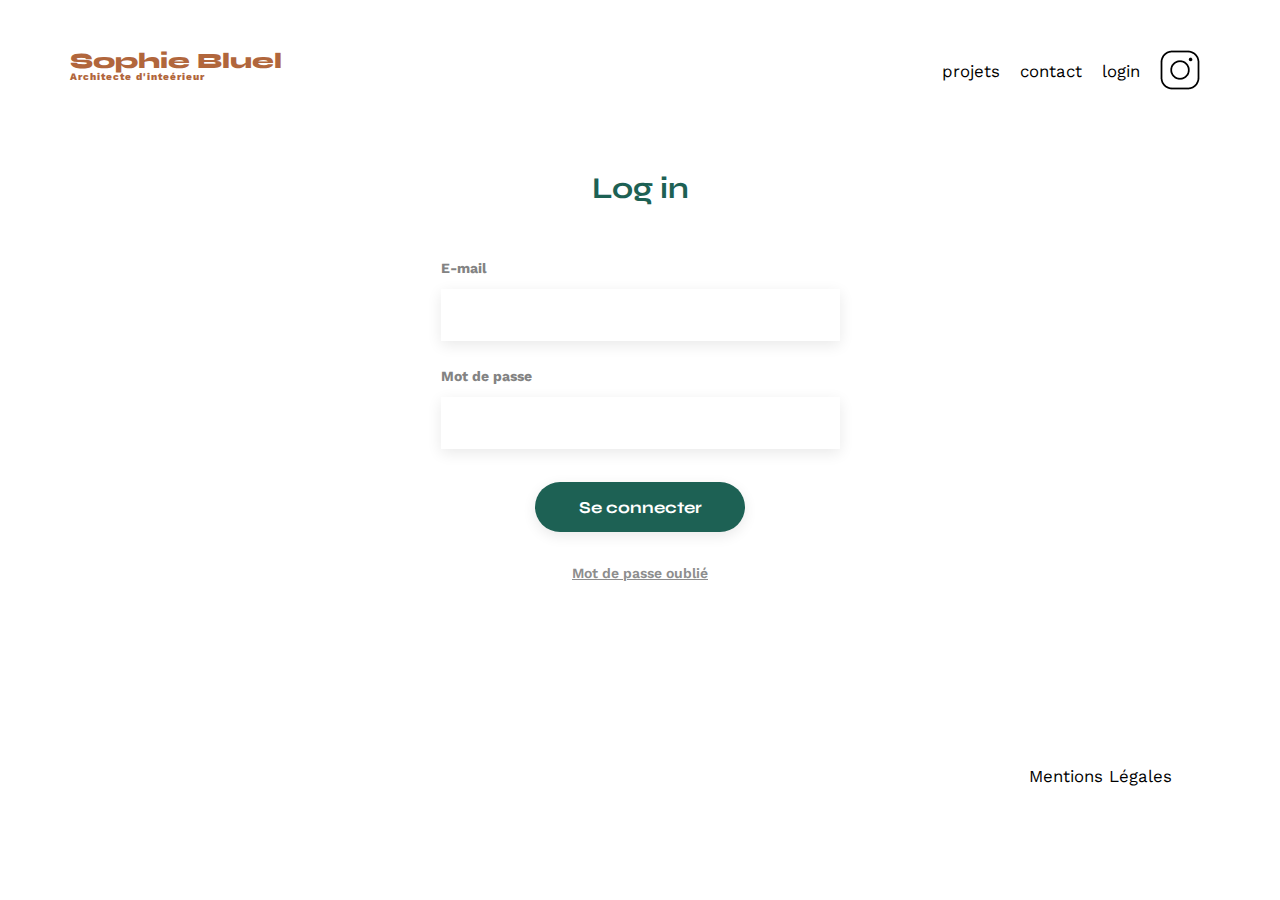
<file: FrontEnd/login.html>
<!DOCTYPE html>
<html lang="fr">
<head>
	<meta charset="UTF-8">
	<title>Sophie Bluel - Architecte d'intérieur</title>
	<meta name="viewport" content="width=device-width, initial-scale=1.0">
	<link rel="icon" type="image/png" href="./assets/icons/favicon-16x16.png">
	<link rel="preconnect" href="https://fonts.googleapis.com">
	<link rel="preconnect" href="https://fonts.gstatic.com" crossorigin>
	<link href="https://fonts.googleapis.com/css2?family=Syne:wght@700;800&family=Work+Sans&display=swap" rel="stylesheet">
	<meta name="description" content="">
	<link rel="stylesheet" href="./assets/style.css">
</head>
<body>
<header>
	<h1>Sophie Bluel <span>Architecte d'inteérieur</span></h1>
	<nav>
		<ul>
			<li>projets</li>
			<li>contact</li>
			<li ><a id="login" href="./login.html">login</a></li>
			<li><img src="./assets/icons/instagram.png" alt="Instagram"></li>
		</ul>
	</nav>
</header>
<main>
    <section id="login_form">
        <h2>Log in</h2>
	<form action="#" method="post">
		
        <label for="email">E-mail</label>
        <input type="email" name="email" id="email" required>
        <label for="password">Mot de passe</label>
        <input type="password" name="password" id="password"></input required>
		<div id="error-message"></div>
        <input id="sumbit" type="submit" value="Se connecter">
        <div id="pswd_forgot">
            <a href="#">Mot de passe oublié</a>
        </div>
    </form>
</section>
</main>

<footer>
	<nav>
		<ul>
			<li>Mentions Légales</li>
		</ul>
	</nav>
</footer>
<script src="./js/login.js"></script>
</body>
</html>
</file>
<file: FrontEnd/assets/style.css>
/* http://meyerweb.com/eric/tools/css/reset/
   v2.0 | 20110126
   License: none (public domain)
*/

html, body, div, span, applet, object, iframe,
h1, h2, h3, h4, h5, h6, p, blockquote, pre,
a, abbr, acronym, address, big, cite, code,
del, dfn, em, img, ins, kbd, q, s, samp,
small, strike, strong, sub, sup, tt, var,
b, u, i, center,
dl, dt, dd, ol, ul, li,
fieldset, form, label, legend,
table, caption, tbody, tfoot, thead, tr, th, td,
article, aside, canvas, details, embed,
figure, figcaption, footer, header, hgroup,
menu, nav, output, ruby, section, summary,
time, mark, audio, video {
	margin: 0;
	padding: 0;
	border: 0;
	font-size: 100%;
	font: inherit;
	vertical-align: baseline;
}
/* HTML5 display-role reset for older browsers */
article, aside, details, figcaption, figure,
footer, header, hgroup, menu, nav, section {
	display: block;
}
body {
	line-height: 1;
}
ol, ul {
	list-style: none;
}
blockquote, q {
	quotes: none;
}
blockquote:before, blockquote:after,
q:before, q:after {
	content: '';
	content: none;
}
table {
	border-collapse: collapse;
	border-spacing: 0;
}
/** end reset css**/
body {
	max-width: 1140px;
	margin:auto;
	font-family: 'Work Sans' ;
	font-size: 14px;
}
header {
	display: flex;
	justify-content: space-between;
	margin: 50px 0
}
li>a {
	text-decoration: none;
	color:black;
}
section {
	margin: 50px 0
}

h1{
	display: flex;
	flex-direction: column;
	font-family: 'Syne';
	font-size: 22px;
	font-weight: 800;
	color: #B1663C
}

h1 > span {
	font-family: 'Work Sans';
	font-size:10px;
	letter-spacing: 0.1em;
;
}

h2{
	font-family: 'Syne';
	font-weight: 700;
	font-size: 30px;
	color: #1D6154
}
nav ul {
	display: flex;
	align-items: center;
	list-style-type: none;

}
nav li {
	padding: 0 10px;
	font-size: 1.2em;
}

li:hover {
	color: #B1663C;
}
#introduction {
	display: flex;
	align-items: center;
}
#introduction figure {
	flex: 1
}
#introduction img {
	display: block;
	margin: auto;
	width: 80%;
}

#introduction article {
	flex: 1
}
#introduction h2 {
	margin-bottom: 1em;
}

#introduction p {
	margin-bottom: 0.5em;
}
#portfolio h2 {
	text-align: center;
	margin-bottom: 1em;
}
.gallery {
	width: 100%;
	display: grid;
	grid-template-columns: 1fr 1fr 1fr;
	grid-column-gap: 20px;
	grid-row-gap: 20px;
}

.gallery img {
	width: 100%;

}
#contact {
	width: 50%;
margin: auto;
}
#contact > * {
	text-align: center;

}
#contact h2{
	margin-bottom: 20px;
}
#contact form {
	text-align: left;
	margin-top:30px;
	display: flex;
	flex-direction: column;
}

#contact input {
	height: 50px;
	font-size: 1.2em;
	border: none;
	box-shadow: 0px 4px 14px rgba(0, 0, 0, 0.09);
}
#contact label {
	margin: 2em 0 1em 0;
}
#contact textarea {
	border: none;
	box-shadow: 0px 4px 14px rgba(0, 0, 0, 0.09);
}

input[type="submit"]{
	font-family: 'Syne';
	font-weight: 700;
	color: white;
	background-color: #1D6154;
	margin : 2em auto ;
	width: 180px;
	text-align: center;
	border-radius: 60px ;
}

footer nav ul {
	display: flex;
	justify-content: flex-end;
	margin: 2em
}

/*Login*/

#login_form {
	width: 35%;
	margin: auto;
	margin-top: 5rem;
}

#login_form>* {
	text-align: center;
}

#login_form h2 {
	margin-bottom: 20px;
}

#login_form form {
	text-align: left;
	margin-top: 30px;
	display: flex;
	flex-direction: column;
}

#login_form input {
	height: 50px;
	font-size: 1.2em;
	border: none;
	box-shadow: 0px 4px 14px rgba(0, 0, 0, 0.09);
}

#login_form label {
	margin: 2em 0 1em 0;
	font-weight: 700;
	color: #838383;
}

#login_form textarea {
	border: none;
	box-shadow: 0px 4px 14px rgba(0, 0, 0, 0.09);
}

#pswd_forgot>a {
	text-align: center;
	display: block;
	color: #8d8d8d;
	margin-bottom: 10rem;
	font-size: 14px;
	font-weight: 600;
	font-family: "Work Sans";
}

#sumbit {
	font-family: "Syne";
	font-weight: 700;
	color: white;
	background-color: #1d6154;
	margin: 2em auto;
	width: 210px;
	text-align: center;
	border-radius: 60px;
}

.categories {
	display: flex;
	justify-content: center;
}

.categories button{
	background-color: #fff;
	color: #1D6154;
	border: 1px solid #1D6154;
	border-radius: 60px;
	padding: 10px;
	font-size: 20px;
	margin: 10px;
	font-family: Syne;
	margin-bottom: 50px;

}

.categories button:hover {
	background-color: #1D6154;
	color: #fff;
}

.container-edition {
    display: flex;
	flex-direction: row;
    align-items: center;
    height: 60px;
    background-color: black;
    color: #fff;
    justify-content: center;
}

.text {
    display: flex;
    align-items: center;
    font-size: 1rem;
    font-family: "Work Sans";
}
#bold {
    background-color: #fff;
    color: black;
    padding: 10px;
    padding-left: 15wpx;
    padding-right: 20px;
    border-radius: 20px;
    border: 1px white solid;
    font-family: "Work Sans";
}
.edit-button{
	display:block;
	border:none;
	background: #fff;
	cursor: pointer;
	font-size: 18px;
	position: relative;
	top: -160px; 
	right: -675px;
}
#button2{
	top:175px ;
	right:475px ;
}
#button3{
	top:0px;
	right:10px;
	
}
.modal{
	display: block;
	height:100%;
	width: 100%;
	position:fixed;
	top: 0;
	left: 0;
	right: 0;
	bottom:0;
	overflow:auto;
}
.overlay {
	position: absolute;
	width: 100%;
	height: 100%;
	background: rgba(0, 0, 0, 0.5);
	max-width: none;
  transition: all 100ms linear;
}
.modal-wrapper{
	display: flex;
	flex-direction: column;
	justify-content: space-between;
	align-items: center;
	position: fixed;
	top: 50%;
	left: 50%;
	transform: translate(-50%, -50%);
	width: 17.2%;
	min-width: 380px;
	border-radius: 10px;
	background-color: white;
	z-index: 9999;
	padding: 60px 4% 50px 4%;
	transition: all 100ms linear;

}
#modal-top{
	display:flex;
	flex-direction: row;
}
.close-button{
	position: absolute;
	font-size: 25px;
	padding: 8px 10px;
	border-radius: 5px;
	font-weight: bold;
	position: absolute;
	top: 10px;
	right: 10px;
	cursor: pointer;
	color: black;
	border: none;
	background: #fff;
	
}
.back-button{
	border: none;
	background: none;
	font-size: 25px;
	cursor: pointer;
	padding-top: 10px;
	padding-left: 10px;

}
.modal-wrapper h1{
	font-family: inherit;
    text-align: center;
    color: black;
    margin-bottom: 2rem;
    position: relative;
	
}
#bottom-modal{
	display: flex;
    flex-direction: column;
    justify-content: space-between;
	align-items: center;
    align-self: flex-end; 
    position: absolute; 
    bottom: 10px; 
    right: 10px;
	left: 50%; /* Déplace le centre des boutons vers le centre horizontal de la modal */
    transform: translateX(-50%); /* Recentre les boutons */
}

.deleteAllWorks {
	background-color: #fff;
	border: none;
	color: #f40707;
	cursor: pointer;
	font-size: 15px;
	font-style: Syne;
}
.AddProject {
	margin-top: 1rem;
	background: #1d6154;
	border: 1px green solid;
	border-radius: 20px;
	padding: 10px;
	color: #fff;
	padding-left: 35px;
	padding-right: 35px;
	margin-bottom: 1rem;
	margin-bottom: 1rem;
	font-size: 15px;
	cursor: pointer;
	width: 230px;
	transition: all 100ms linear;
}

#modal-content{
	margin-bottom: 60px;
	width: 100%;
}
.images-wrapper {
	max-height:350px;
	display: grid;
	grid-template-columns: repeat(5, 1fr);
	grid-template-rows: repeat(3, 1fr);
	grid-auto-rows: 120px;
	row-gap: 10px;
	column-gap: 6px;
	padding: 40px 0 47px 0;
	border-bottom: 1px solid #b3b3b3;
	position: relative;
}

.figure-modal {
	display: flex;
	flex-direction: column;
	margin-bottom: 20px;
}
.figure-modal>img {
	max-height: 75px;
	max-width: 55px;
	object-fit: contain;
	margin: 5px;
	grid-column: auto / span 1;
}
.icon-trash {
	position: absolute;
	background-color: black;
	padding: 3px;
	border-radius: 5px;
	color: #fff;
	margin-left: 45px;
	cursor: pointer;
	font-size: 13px;
	font-weight: 400;
}

.icon-drag {
	display:none;
	position: absolute;
	background-color: black;
	padding: 3px;
	border-radius: 5px;
	color: #fff;
	margin-left: 25px;
	font-size: 13px;
	cursor: pointer;
}

#figcaptionModal{
	position:relative;
	left:10px;
	margin-top: 5px;
}
.form-container {
	display: flex;
	flex-direction: column;
}
#modal-form {
	display: flex;
	flex-direction: column;
	width: 100%;
	align-items: center;
}
.close-modal2{
	border: none;
	background: none;
	font-size: 18px;
	position: absolute;
	cursor: pointer;
	top: 10px;
	right: 10px;
}
.form-group {
	width: 100%;
	position: relative;
	top: 5px;
	margin-top: 1rem;
	border-bottom: 1px solid #b3b3b3;
}
.picture {
	font-size: 5rem;
	font-weight: 200;
	color: #B9C5CC;
	position: relative;
	top: -70px;
}
.input-file {
	display: flex;
	flex-direction: column;
	align-items: center;
	background-color: aliceblue;
	border-radius: 5px;
	width: 100%;
	padding-top: 130px;
	padding-bottom: 10px;
}
.addPhotoButton {
	padding-left: 40px;
	padding-right: 40px;
	background-color: #CBD6DC;
	border: 1px solid #CBD6DC;
	padding-top: 10px;
	padding-bottom: 10px;
	border-radius: 20px;
	color: #306685;
	position: relative;
	top: -20px;
	font-family: inter, sans-serif;
	font-size: 16px;
	font-weight: bold;
}

.text-caption {
	position: relative;
	top: -10px;
	color: #444444;
}
#label-titre {
	display: flex;
	justify-content: left;
	margin-bottom: 10px;
}

#label-title>input {
	margin-bottom: 1rem;
}

#title {
	width: 93%;
	background: white;
	border: none;
	box-shadow: rgba(50, 50, 93, 0.25) 0px 6px 12px -2px,
		rgba(0, 0, 0, 0.3) 0px 3px 7px -3px;
	padding: 15px;
	margin-bottom: 1rem;
}

#categories {
	margin-bottom: 10px;
}

#category-select {
	width: 100%;
	background: white;
	border: none;
	box-shadow: rgba(50, 50, 93, 0.25) 0px 6px 12px -2px,
		rgba(0, 0, 0, 0.3) 0px 3px 7px -3px;
	padding: 15px;
	position: relative;
	top: 10px;
	margin-bottom: 2rem;
}
.Ajouter {
	margin-top: 1rem;
	background: #1d6154;
	border: 1px green solid;
	border-radius: 20px;
	padding: 10px;
	color: #fff;
	padding-left: 35px;
	padding-right: 35px;
	margin-bottom: 1rem;
	margin-bottom: 1rem;
	font-size: 15px;
	cursor: pointer;
	width: 230px;
	transition: all 100ms linear;
}
.Valider {
	margin-top: 1rem;
	background: #1d6154;
	border: 1px green solid;
	border-radius: 20px;
	padding: 10px;
	color: #fff;
	padding-left: 35px;
	padding-right: 35px;
	margin-bottom: 1rem;
	margin-bottom: 1rem;
	font-size: 15px;
	cursor: pointer;
	width: 230px;
	transition: all 100ms linear;
}
.back-button{
	cursor: pointer;
	position: absolute;
	top: 0px;
	left: 10px;
	font-size: 25px;
}

#figcaptionModal:hover{
	cursor:pointer;
}
#imagePreview {
	max-width: 100%;
	max-height: 100%;
	object-fit: contain;
}
#image-preview-container{
	padding-top:30px;
	max-height: 380px;
	overflow: hidden;
}

.changer-image-btn{
	padding-left: 40px;
	padding-right: 40px;
	background-color: #CBD6DC;
	border: 1px solid #CBD6DC;
	padding-top: 10px;
	padding-bottom: 10px;
	border-radius: 20px;
	color: #306685;
	position: relative;
	top: -20px;
	font-family: inter, sans-serif;
	font-size: 16px;
	font-weight: bold;
	
}
</file>
